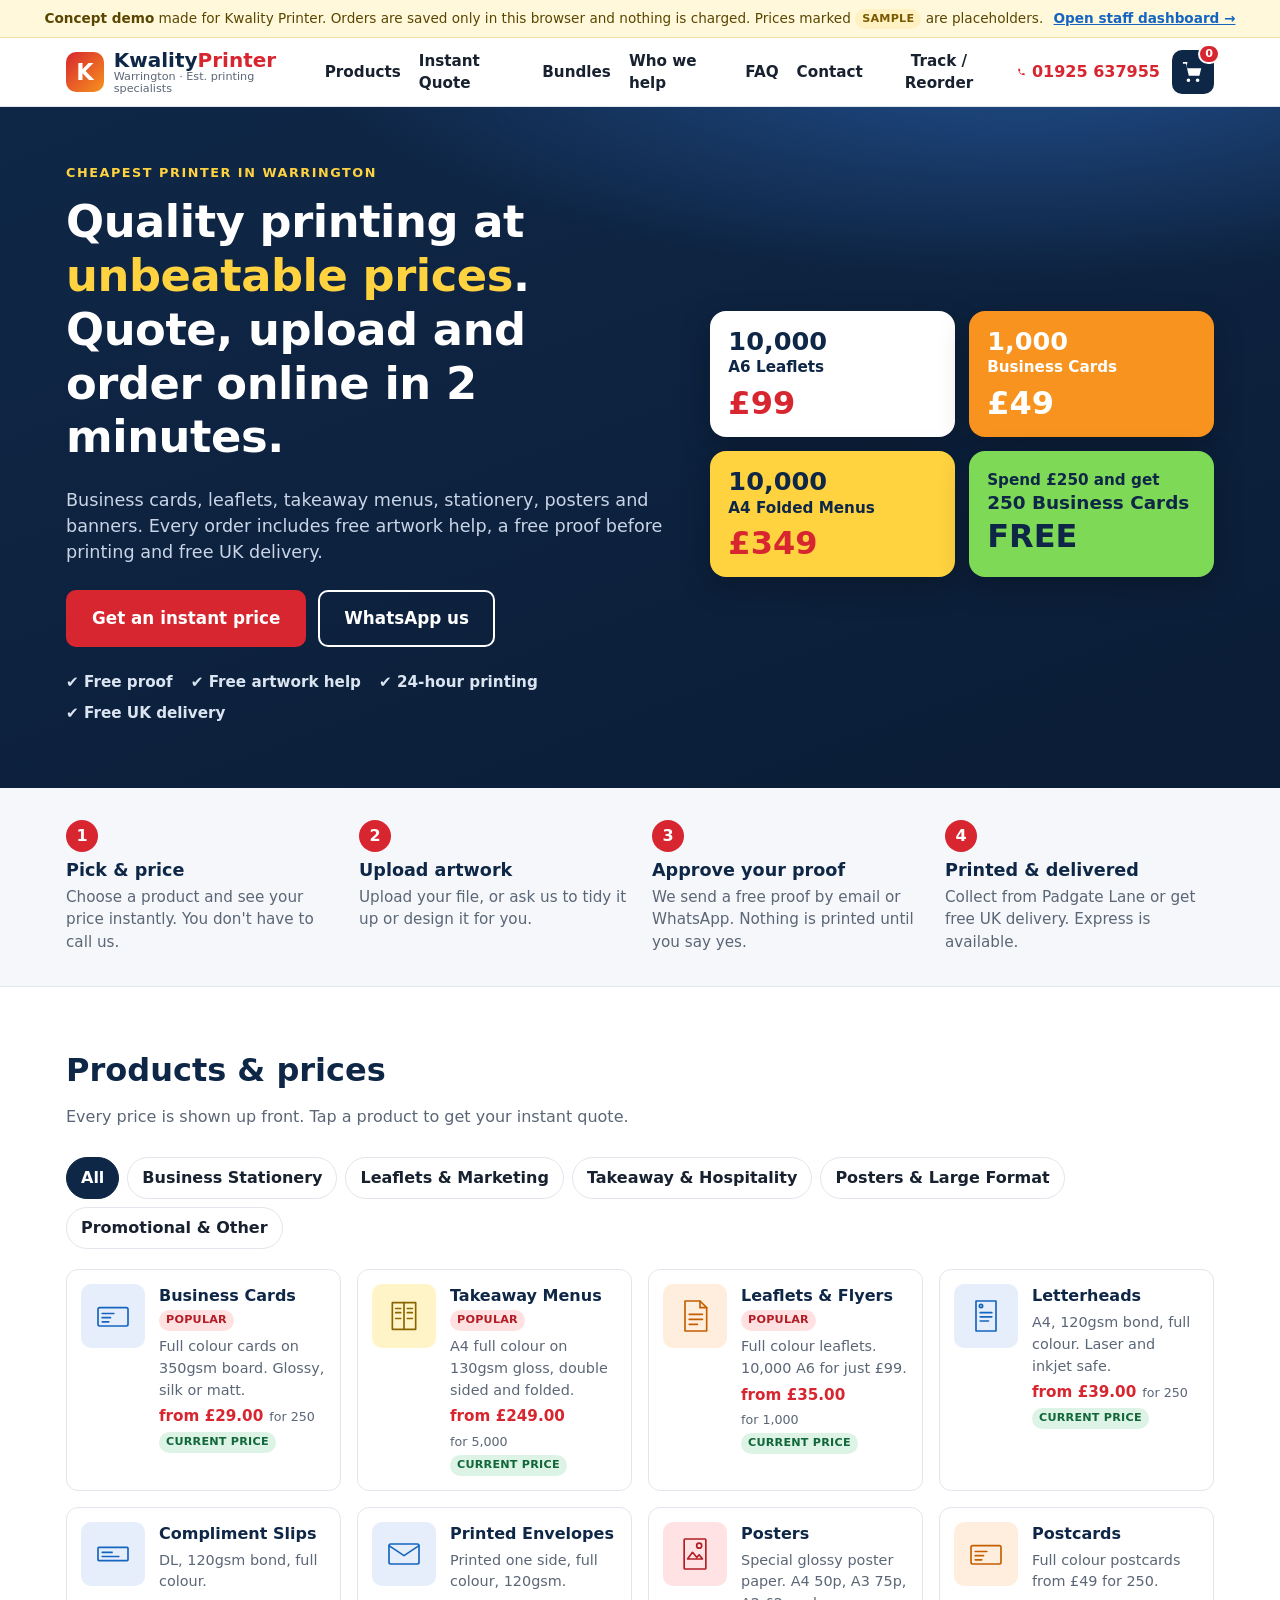
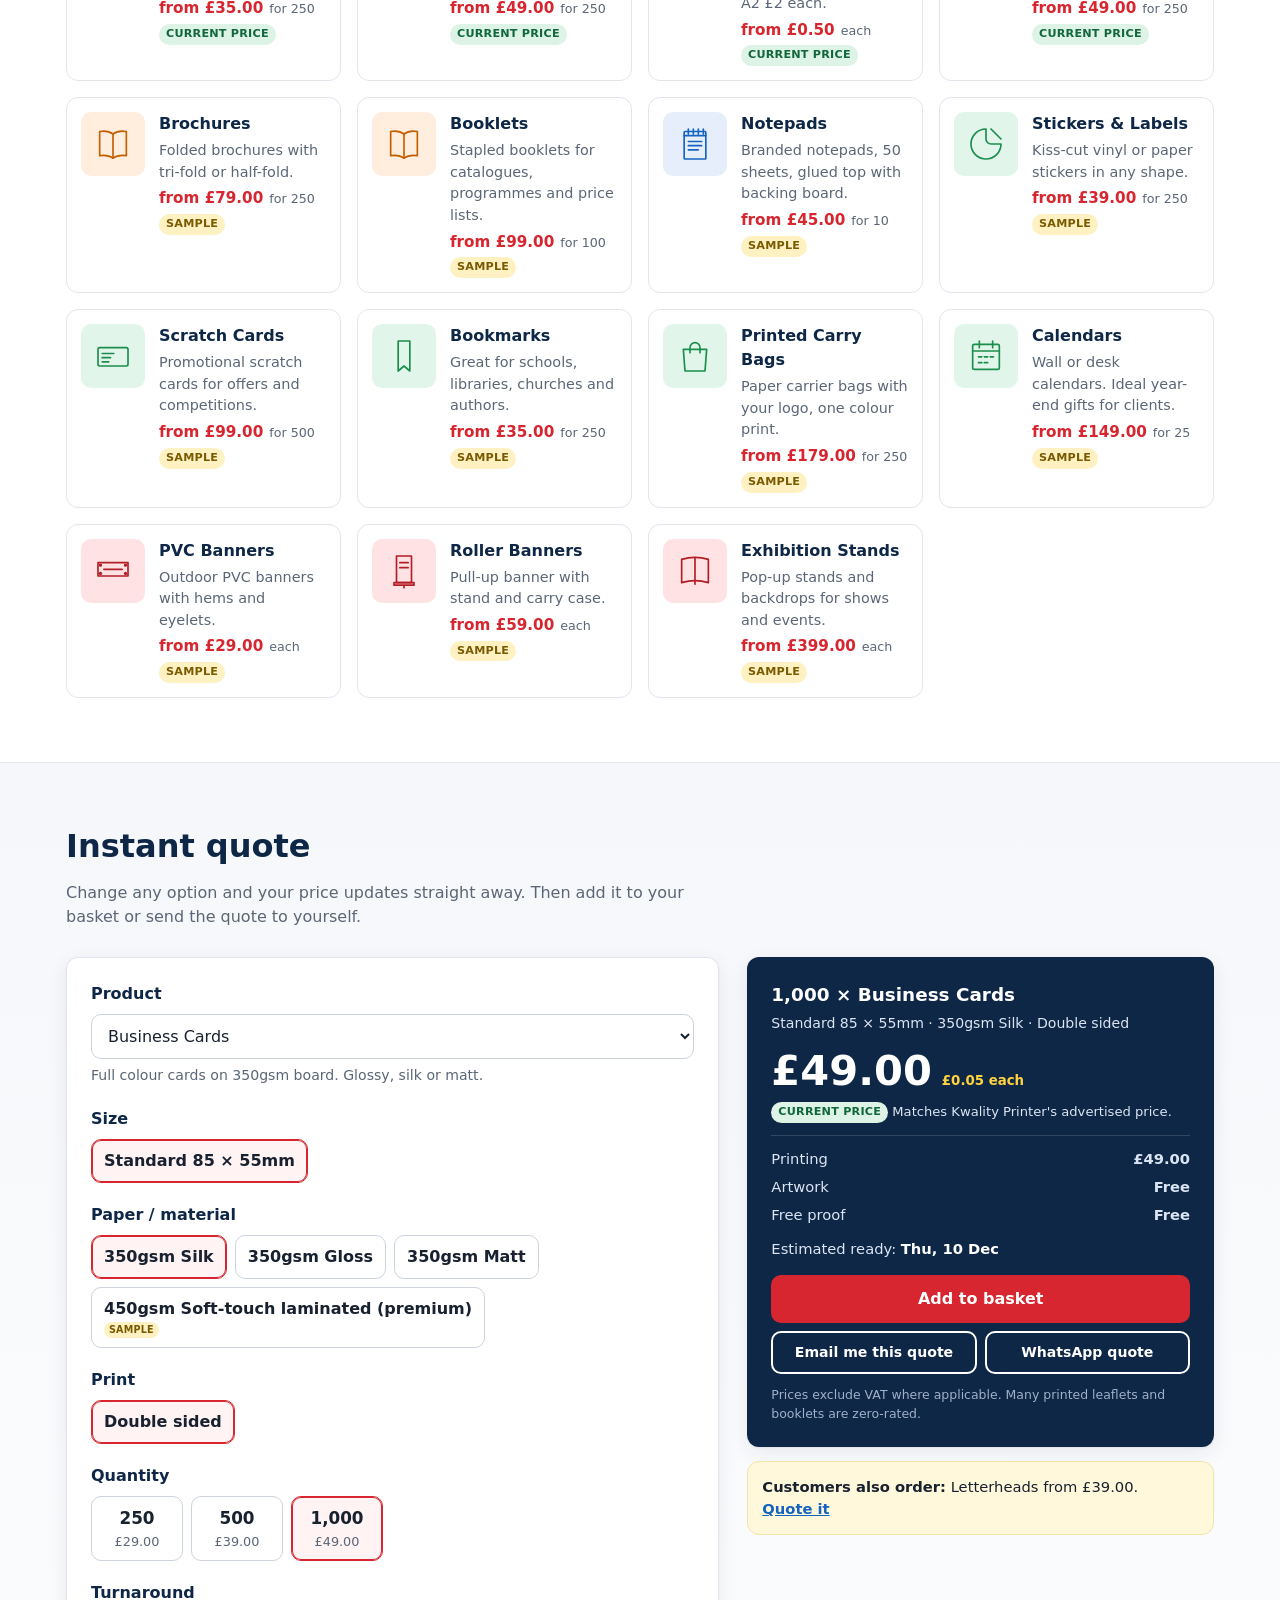
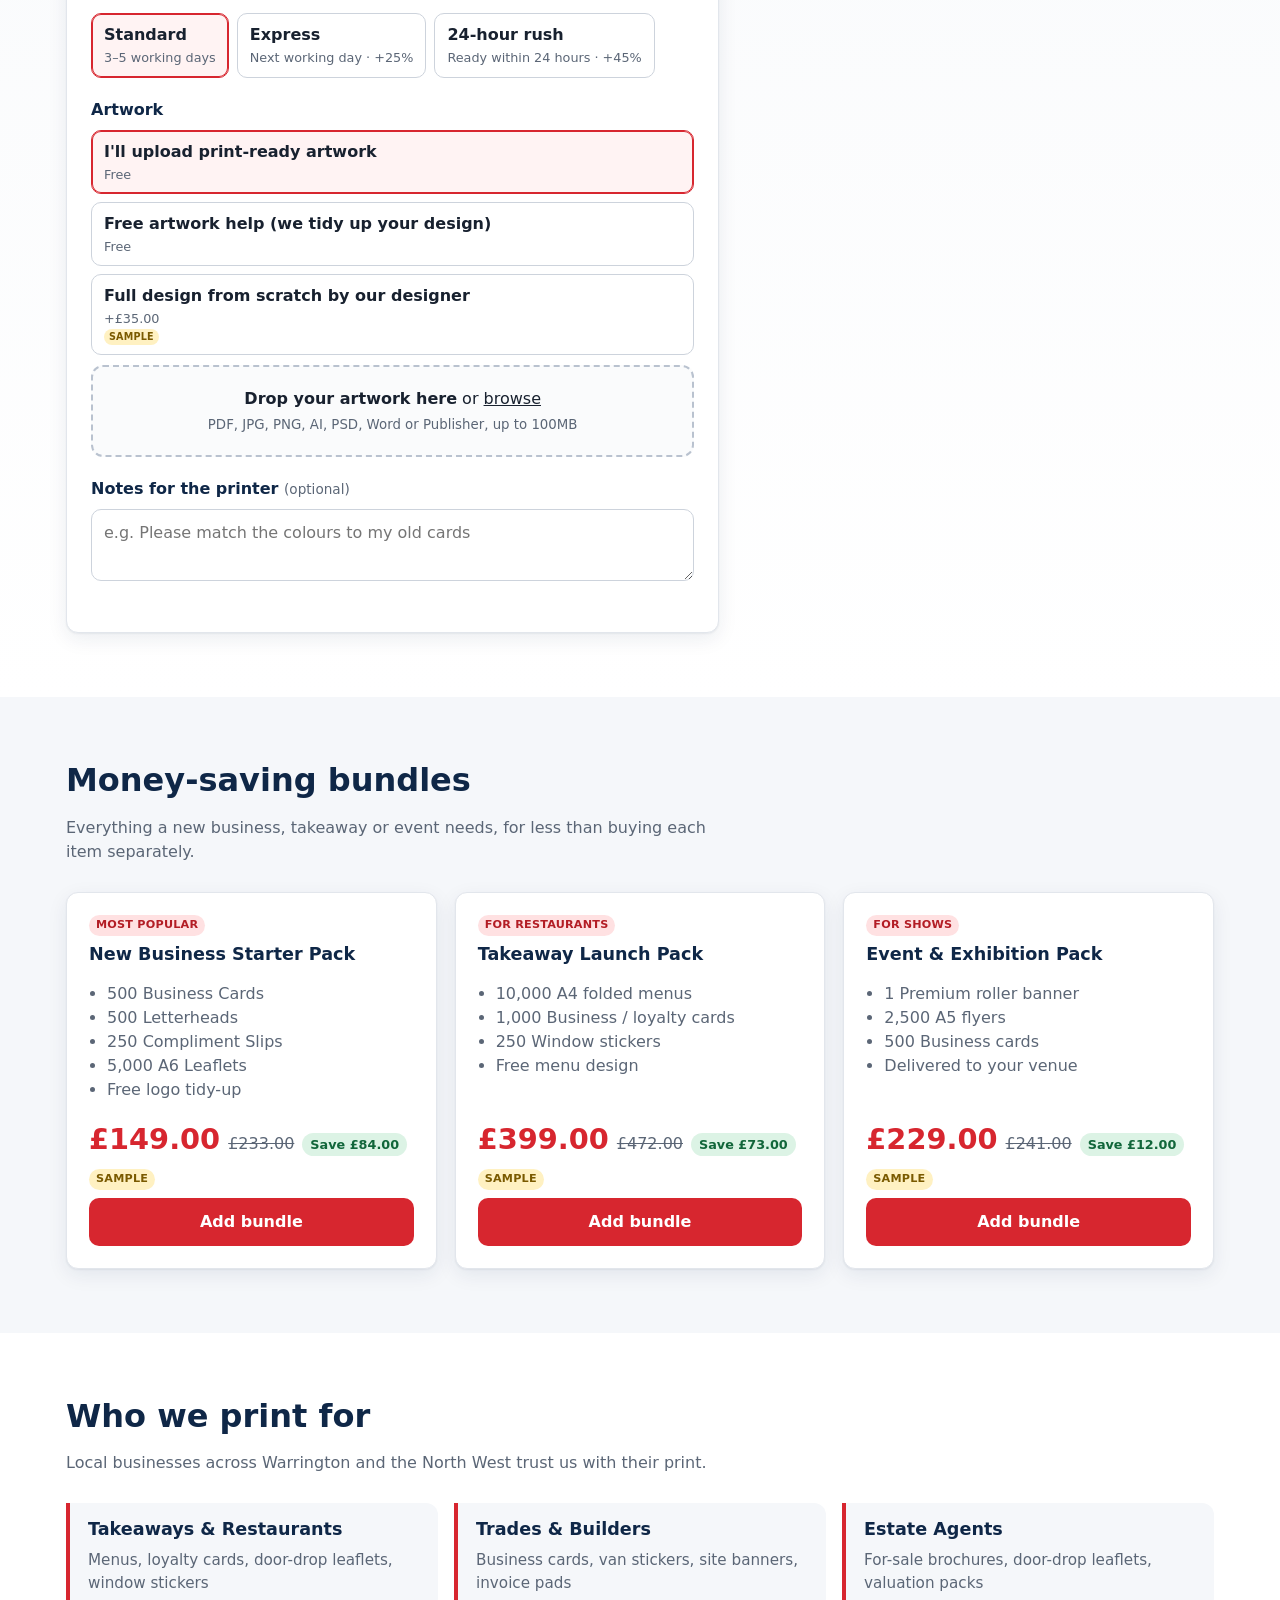
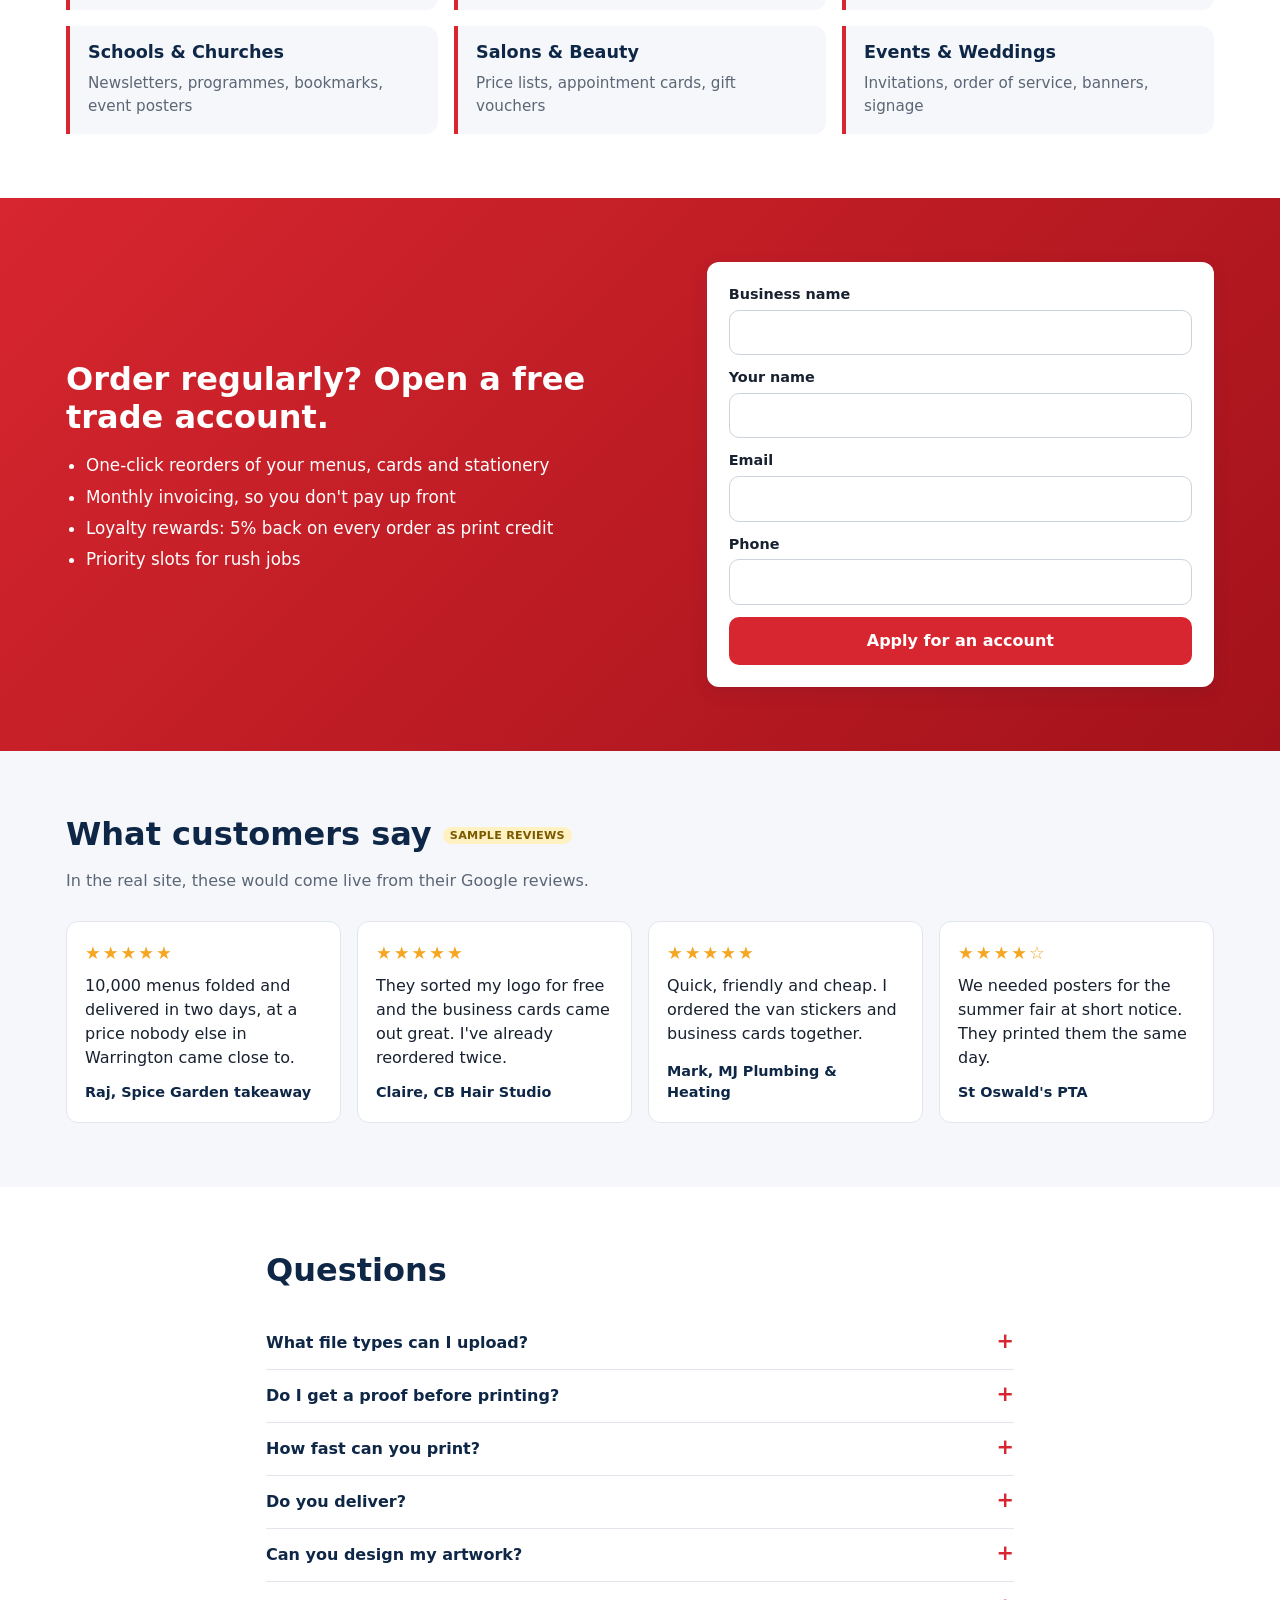
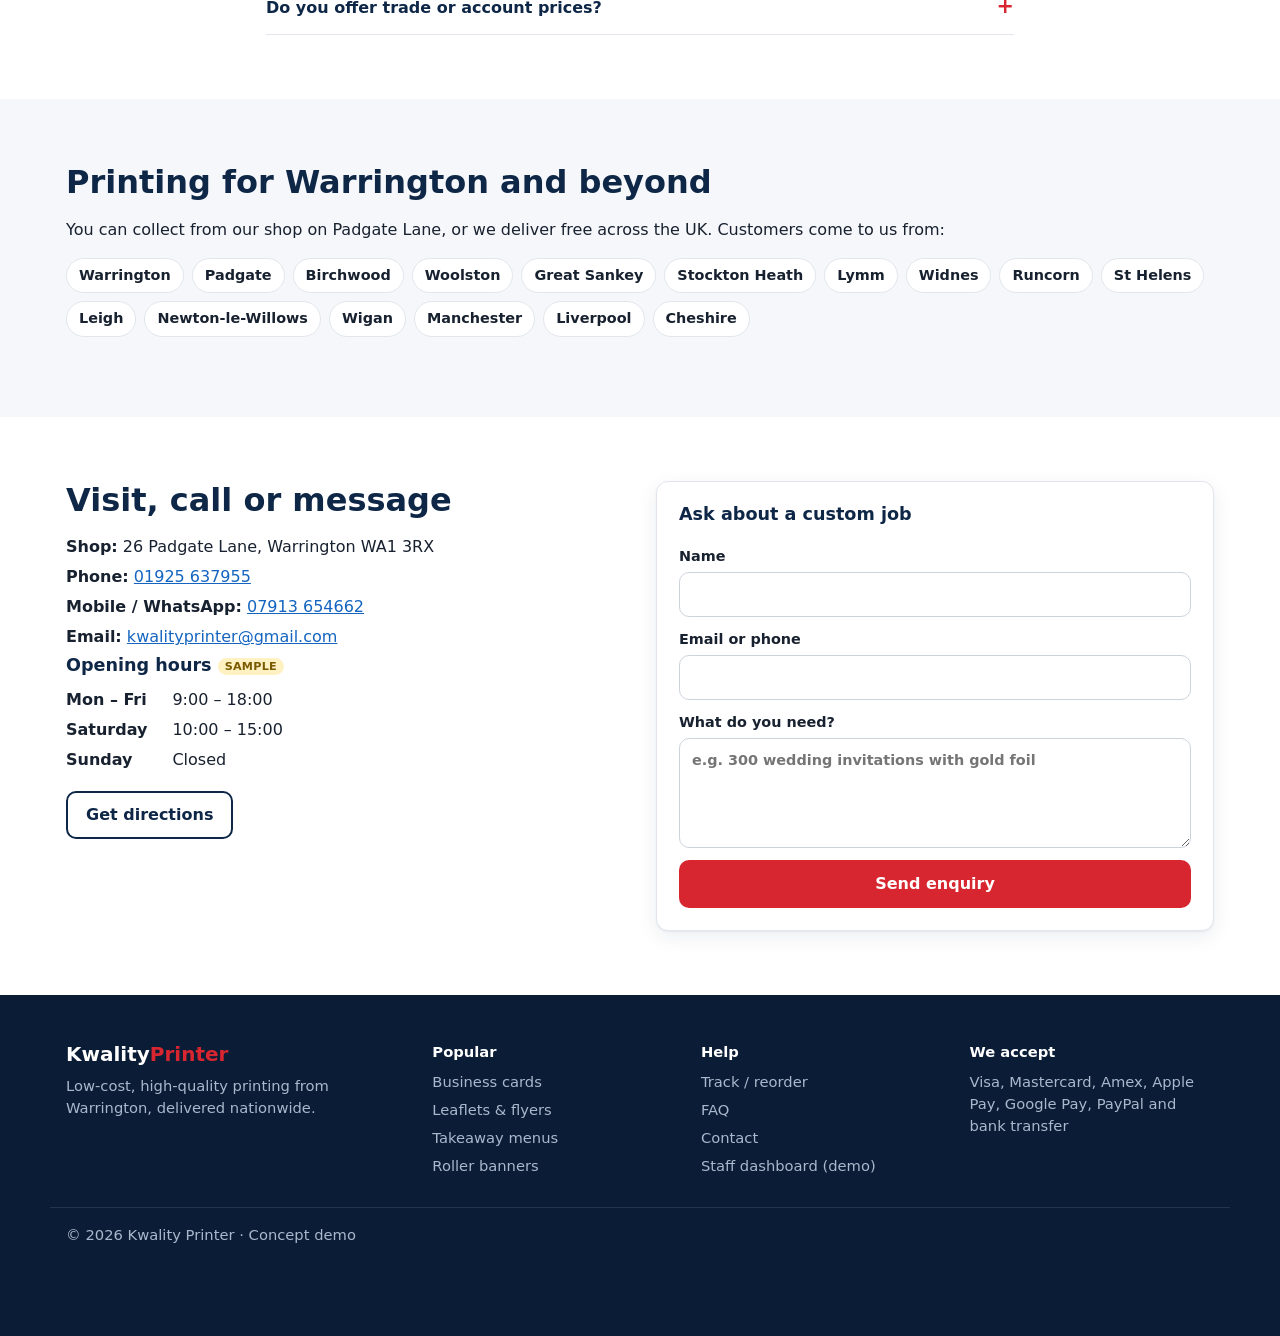
<file: demo/index.html>
<!doctype html>
<html lang="en-GB">
<head>
  <meta charset="utf-8">
  <meta name="viewport" content="width=device-width, initial-scale=1">
  <title>Kwality Printer | Cheap Printing in Warrington | Instant Online Quotes</title>
  <meta name="description" content="Warrington's best-value printer. Get an instant quote for business cards, leaflets, takeaway menus, letterheads, posters and banners. Upload your artwork, get a free proof, and use free UK delivery. Call 01925 637955.">
  <meta name="theme-color" content="#0f2747">
  <link rel="stylesheet" href="assets/styles.css">
  <script type="application/ld+json">
  {
    "@context": "https://schema.org",
    "@type": "LocalBusiness",
    "name": "Kwality Printer",
    "image": "",
    "telephone": "+44 1925 637955",
    "email": "kwalityprinter@gmail.com",
    "address": {"@type": "PostalAddress", "streetAddress": "26 Padgate Lane", "addressLocality": "Warrington", "postalCode": "WA1 3RX", "addressCountry": "GB"},
    "areaServed": ["Warrington", "Cheshire", "Merseyside", "Greater Manchester"],
    "priceRange": "£"
  }
  </script>
</head>
<body>
  <div class="demo-bar" role="note">
    <strong>Concept demo</strong> made for Kwality Printer. Orders are saved only in this browser and nothing is charged.
    Prices marked <span class="badge sample">Sample</span> are placeholders.
    <a href="admin.html">Open staff dashboard →</a>
  </div>

  <header class="site-header" id="top">
    <div class="wrap header-inner">
      <a class="logo" href="#top" aria-label="Kwality Printer home">
        <span class="logo-mark">K</span>
        <span class="logo-text">Kwality<b>Printer</b><small>Warrington · Est. printing specialists</small></span>
      </a>
      <nav class="main-nav" id="mainNav" aria-label="Main">
        <a href="#products">Products</a>
        <a href="#quote">Instant Quote</a>
        <a href="#bundles">Bundles</a>
        <a href="#industries">Who we help</a>
        <a href="#faq">FAQ</a>
        <a href="#contact">Contact</a>
        <button class="link-btn" data-open="track">Track / Reorder</button>
      </nav>
      <div class="header-actions">
        <a class="phone-link" href="tel:+441925637955" aria-label="Call 01925 637955">
          <svg viewBox="0 0 24 24" aria-hidden="true"><path d="M6.6 10.8a15.1 15.1 0 0 0 6.6 6.6l2.2-2.2a1 1 0 0 1 1-.25 11.4 11.4 0 0 0 3.6.57 1 1 0 0 1 1 1V20a1 1 0 0 1-1 1A17 17 0 0 1 3 4a1 1 0 0 1 1-1h3.5a1 1 0 0 1 1 1c0 1.25.2 2.45.57 3.57a1 1 0 0 1-.25 1z"/></svg>
          <span>01925 637955</span>
        </a>
        <button class="basket-btn" data-open="basket" aria-label="Open basket">
          <svg viewBox="0 0 24 24" aria-hidden="true"><path d="M7 18a2 2 0 1 0 0 4 2 2 0 0 0 0-4zm10 0a2 2 0 1 0 0 4 2 2 0 0 0 0-4zM5.2 4l.6 3H21l-2 8H7.4L4.4 2H1V0h5z" transform="translate(0 1)"/></svg>
          <span class="basket-count" id="basketCount">0</span>
        </button>
        <button class="menu-toggle" id="menuToggle" aria-label="Menu" aria-expanded="false">
          <span></span><span></span><span></span>
        </button>
      </div>
    </div>
  </header>

  <main>
    <!-- HERO -->
    <section class="hero">
      <div class="wrap hero-grid">
        <div>
          <p class="eyebrow">Cheapest printer in Warrington</p>
          <h1>Quality printing at <span class="hl">unbeatable prices</span>. Quote, upload and order online in 2 minutes.</h1>
          <p class="lead">Business cards, leaflets, takeaway menus, stationery, posters and banners. Every order includes free artwork help, a free proof before printing and free UK delivery.</p>
          <div class="hero-ctas">
            <a class="btn btn-primary btn-lg" href="#quote">Get an instant price</a>
            <a class="btn btn-ghost btn-lg" href="https://wa.me/447913654662?text=Hi%20Kwality%20Printer%2C%20I%27d%20like%20a%20quote" target="_blank" rel="noopener">WhatsApp us</a>
          </div>
          <ul class="trust">
            <li>✔ Free proof</li><li>✔ Free artwork help</li><li>✔ 24-hour printing</li><li>✔ Free UK delivery</li>
          </ul>
        </div>
        <div class="offer-stack" aria-label="Featured offers">
          <button class="offer offer-a" data-quote="leaflets" data-qty="10000">
            <span class="offer-qty">10,000</span><span class="offer-what">A6 Leaflets</span><span class="offer-price">£99</span>
          </button>
          <button class="offer offer-b" data-quote="business-cards" data-qty="1000">
            <span class="offer-qty">1,000</span><span class="offer-what">Business Cards</span><span class="offer-price">£49</span>
          </button>
          <button class="offer offer-c" data-quote="takeaway-menus" data-qty="10000">
            <span class="offer-qty">10,000</span><span class="offer-what">A4 Folded Menus</span><span class="offer-price">£349</span>
          </button>
          <div class="offer offer-d">
            <span class="offer-what">Spend £250 and get</span><span class="offer-qty">250 Business Cards</span><span class="offer-price">FREE</span>
          </div>
        </div>
      </div>
    </section>

    <!-- HOW IT WORKS -->
    <section class="steps-section">
      <div class="wrap steps">
        <div class="step"><span>1</span><h3>Pick &amp; price</h3><p>Choose a product and see your price instantly. You don't have to call us.</p></div>
        <div class="step"><span>2</span><h3>Upload artwork</h3><p>Upload your file, or ask us to tidy it up or design it for you.</p></div>
        <div class="step"><span>3</span><h3>Approve your proof</h3><p>We send a free proof by email or WhatsApp. Nothing is printed until you say yes.</p></div>
        <div class="step"><span>4</span><h3>Printed &amp; delivered</h3><p>Collect from Padgate Lane or get free UK delivery. Express is available.</p></div>
      </div>
    </section>

    <!-- PRODUCTS -->
    <section id="products" class="section">
      <div class="wrap">
        <div class="section-head">
          <h2>Products &amp; prices</h2>
          <p>Every price is shown up front. Tap a product to get your instant quote.</p>
        </div>
        <div class="filters" id="catFilters" role="tablist" aria-label="Filter products"></div>
        <div class="product-grid" id="productGrid"></div>
      </div>
    </section>

    <!-- QUOTE BUILDER -->
    <section id="quote" class="section quote-section">
      <div class="wrap">
        <div class="section-head">
          <h2>Instant quote</h2>
          <p>Change any option and your price updates straight away. Then add it to your basket or send the quote to yourself.</p>
        </div>
        <div class="quote-grid">
          <form class="quote-form" id="quoteForm" onsubmit="return false">
            <div class="field">
              <label for="qProduct">Product</label>
              <select id="qProduct"></select>
              <p class="hint" id="qNote"></p>
            </div>
            <div class="field"><span class="label">Size</span><div class="chips" id="qSize"></div></div>
            <div class="field"><span class="label">Paper / material</span><div class="chips" id="qPaper"></div></div>
            <div class="field"><span class="label">Print</span><div class="chips" id="qSides"></div></div>
            <div class="field"><span class="label">Quantity</span><div class="chips qty-chips" id="qQty"></div></div>
            <div class="field"><span class="label">Turnaround</span><div class="chips" id="qTurn"></div></div>
            <div class="field">
              <span class="label">Artwork</span>
              <div class="chips stack" id="qArt"></div>
              <div class="dropzone" id="dropzone" tabindex="0" role="button" aria-label="Upload artwork">
                <input type="file" id="artFile" accept=".pdf,.jpg,.jpeg,.png,.ai,.psd,.eps,.doc,.docx,.pub,.svg" hidden>
                <div id="dropInner">
                  <strong>Drop your artwork here</strong> or <u>browse</u>
                  <small>PDF, JPG, PNG, AI, PSD, Word or Publisher, up to 100MB</small>
                </div>
              </div>
              <div id="preflight" class="preflight" hidden></div>
            </div>
            <div class="field">
              <label for="qNotes">Notes for the printer <span class="opt">(optional)</span></label>
              <textarea id="qNotes" rows="2" placeholder="e.g. Please match the colours to my old cards"></textarea>
            </div>
          </form>

          <aside class="quote-summary" aria-live="polite">
            <div class="summary-card">
              <p class="summary-product" id="sProduct">—</p>
              <p class="summary-spec" id="sSpec"></p>
              <div class="summary-price"><span id="sPrice">£0.00</span><small id="sEach"></small></div>
              <p class="summary-flag" id="sFlag"></p>
              <dl class="breakdown" id="sBreakdown"></dl>
              <p class="eta">Estimated ready: <strong id="sEta">—</strong></p>
              <button class="btn btn-primary btn-block" id="addToBasket">Add to basket</button>
              <div class="summary-actions">
                <button class="btn btn-ghost" id="saveQuote">Email me this quote</button>
                <a class="btn btn-ghost" id="waQuote" target="_blank" rel="noopener">WhatsApp quote</a>
              </div>
              <p class="vat-note">Prices exclude VAT where applicable. Many printed leaflets and booklets are zero-rated.</p>
            </div>
            <div class="upsell" id="upsell" hidden></div>
          </aside>
        </div>
      </div>
    </section>

    <!-- BUNDLES -->
    <section id="bundles" class="section alt">
      <div class="wrap">
        <div class="section-head">
          <h2>Money-saving bundles</h2>
          <p>Everything a new business, takeaway or event needs, for less than buying each item separately.</p>
        </div>
        <div class="bundle-grid" id="bundleGrid"></div>
      </div>
    </section>

    <!-- INDUSTRIES -->
    <section id="industries" class="section">
      <div class="wrap">
        <div class="section-head">
          <h2>Who we print for</h2>
          <p>Local businesses across Warrington and the North West trust us with their print.</p>
        </div>
        <div class="industry-grid" id="industryGrid"></div>
      </div>
    </section>

    <!-- ACCOUNT CTA -->
    <section class="section account-cta">
      <div class="wrap account-inner">
        <div>
          <h2>Order regularly? Open a free trade account.</h2>
          <ul>
            <li>One-click reorders of your menus, cards and stationery</li>
            <li>Monthly invoicing, so you don't pay up front</li>
            <li>Loyalty rewards: 5% back on every order as print credit</li>
            <li>Priority slots for rush jobs</li>
          </ul>
        </div>
        <form class="account-form" id="accountForm">
          <label>Business name<input required name="biz" autocomplete="organization"></label>
          <label>Your name<input required name="name" autocomplete="name"></label>
          <label>Email<input required type="email" name="email" autocomplete="email"></label>
          <label>Phone<input required type="tel" name="phone" autocomplete="tel"></label>
          <button class="btn btn-primary btn-block">Apply for an account</button>
        </form>
      </div>
    </section>

    <!-- REVIEWS -->
    <section class="section alt" id="reviews">
      <div class="wrap">
        <div class="section-head">
          <h2>What customers say <span class="badge sample">Sample reviews</span></h2>
          <p>In the real site, these would come live from their Google reviews.</p>
        </div>
        <div class="review-grid" id="reviewGrid"></div>
      </div>
    </section>

    <!-- FAQ -->
    <section id="faq" class="section">
      <div class="wrap narrow">
        <div class="section-head"><h2>Questions</h2></div>
        <div id="faqList" class="faq"></div>
      </div>
    </section>

    <!-- AREAS -->
    <section class="section alt areas">
      <div class="wrap">
        <h2>Printing for Warrington and beyond</h2>
        <p>You can collect from our shop on Padgate Lane, or we deliver free across the UK. Customers come to us from:</p>
        <ul class="area-list" id="areaList"></ul>
      </div>
    </section>

    <!-- CONTACT -->
    <section id="contact" class="section">
      <div class="wrap contact-grid">
        <div>
          <h2>Visit, call or message</h2>
          <p class="contact-line"><strong>Shop:</strong> 26 Padgate Lane, Warrington WA1 3RX</p>
          <p class="contact-line"><strong>Phone:</strong> <a href="tel:+441925637955">01925 637955</a></p>
          <p class="contact-line"><strong>Mobile / WhatsApp:</strong> <a href="https://wa.me/447913654662" target="_blank" rel="noopener">07913 654662</a></p>
          <p class="contact-line"><strong>Email:</strong> <a href="mailto:kwalityprinter@gmail.com">kwalityprinter@gmail.com</a></p>
          <h3>Opening hours <span class="badge sample">Sample</span></h3>
          <table class="hours" id="hoursTable"></table>
          <a class="btn btn-ghost" href="https://www.google.com/maps/search/?api=1&query=26+Padgate+Lane+Warrington+WA1+3RX" target="_blank" rel="noopener">Get directions</a>
        </div>
        <form class="contact-form" id="contactForm">
          <h3>Ask about a custom job</h3>
          <label>Name<input required name="name" autocomplete="name"></label>
          <label>Email or phone<input required name="contact"></label>
          <label>What do you need?<textarea required name="msg" rows="4" placeholder="e.g. 300 wedding invitations with gold foil"></textarea></label>
          <button class="btn btn-primary btn-block">Send enquiry</button>
        </form>
      </div>
    </section>
  </main>

  <footer class="site-footer">
    <div class="wrap footer-grid">
      <div>
        <p class="logo-text light">Kwality<b>Printer</b></p>
        <p>Low-cost, high-quality printing from Warrington, delivered nationwide.</p>
      </div>
      <div>
        <h4>Popular</h4>
        <a href="#quote" data-quote="business-cards">Business cards</a>
        <a href="#quote" data-quote="leaflets">Leaflets &amp; flyers</a>
        <a href="#quote" data-quote="takeaway-menus">Takeaway menus</a>
        <a href="#quote" data-quote="roller-banners">Roller banners</a>
      </div>
      <div>
        <h4>Help</h4>
        <button class="link-btn" data-open="track">Track / reorder</button>
        <a href="#faq">FAQ</a>
        <a href="#contact">Contact</a>
        <a href="admin.html">Staff dashboard (demo)</a>
      </div>
      <div>
        <h4>We accept</h4>
        <p>Visa, Mastercard, Amex, Apple Pay, Google Pay, PayPal and bank transfer</p>
      </div>
    </div>
    <p class="wrap copyright">© <span id="year"></span> Kwality Printer · Concept demo</p>
  </footer>

  <!-- Mobile sticky actions -->
  <div class="mobile-bar">
    <a href="tel:+441925637955">Call</a>
    <a href="https://wa.me/447913654662" target="_blank" rel="noopener">WhatsApp</a>
    <a href="#quote" class="primary">Get price</a>
  </div>

  <!-- Basket drawer -->
  <div class="overlay" id="overlay" hidden></div>
  <aside class="drawer" id="basketDrawer" aria-label="Basket" aria-hidden="true">
    <div class="drawer-head"><h2>Your basket</h2><button class="close" data-close aria-label="Close">×</button></div>
    <div class="reward" id="reward"></div>
    <div id="basketItems" class="basket-items"></div>
    <div class="drawer-foot">
      <div class="promo">
        <input id="promoInput" placeholder="Promo code (try WELCOME10)" aria-label="Promo code">
        <button class="btn btn-ghost" id="promoApply">Apply</button>
      </div>
      <dl class="totals" id="basketTotals"></dl>
      <button class="btn btn-primary btn-block" id="checkoutBtn">Checkout</button>
    </div>
  </aside>

  <!-- Checkout modal -->
  <div class="modal" id="checkoutModal" role="dialog" aria-modal="true" aria-labelledby="coTitle" hidden>
    <div class="modal-box">
      <button class="close" data-close aria-label="Close">×</button>
      <h2 id="coTitle">Checkout</h2>
      <form id="checkoutForm" class="checkout-form">
        <fieldset>
          <legend>Your details</legend>
          <div class="row2">
            <label>Full name<input required name="name" autocomplete="name"></label>
            <label>Business <span class="opt">(optional)</span><input name="business" autocomplete="organization"></label>
          </div>
          <div class="row2">
            <label>Email<input required type="email" name="email" autocomplete="email"></label>
            <label>Mobile<input required type="tel" name="phone" autocomplete="tel"></label>
          </div>
        </fieldset>
        <fieldset>
          <legend>Delivery</legend>
          <div class="chips stack" id="coDelivery"></div>
          <div id="addressFields" class="address" hidden>
            <label>Address<input name="address1" autocomplete="address-line1"></label>
            <div class="row2">
              <label>Town<input name="town" autocomplete="address-level2"></label>
              <label>Postcode<input name="postcode" autocomplete="postal-code"></label>
            </div>
          </div>
        </fieldset>
        <fieldset>
          <legend>Proof &amp; payment</legend>
          <label>Send my proof by
            <select name="proofBy"><option>WhatsApp</option><option>Email</option></select>
          </label>
          <div class="chips stack" id="coPay"></div>
        </fieldset>
        <dl class="totals" id="coTotals"></dl>
        <button class="btn btn-primary btn-block btn-lg">Place order</button>
        <p class="vat-note">Demo only: nothing is charged and the order is saved in this browser.</p>
      </form>
    </div>
  </div>

  <!-- Confirmation modal -->
  <div class="modal" id="confirmModal" role="dialog" aria-modal="true" hidden>
    <div class="modal-box">
      <button class="close" data-close aria-label="Close">×</button>
      <div id="confirmBody"></div>
    </div>
  </div>

  <!-- Track / reorder modal -->
  <div class="modal" id="trackModal" role="dialog" aria-modal="true" aria-labelledby="trTitle" hidden>
    <div class="modal-box">
      <button class="close" data-close aria-label="Close">×</button>
      <h2 id="trTitle">Track or reorder</h2>
      <form id="trackForm" class="track-form">
        <input id="trackInput" required placeholder="Order number (KP-…) or email" aria-label="Order number or email">
        <button class="btn btn-primary">Find</button>
      </form>
      <div id="trackResults"></div>
    </div>
  </div>

  <div class="toast" id="toast" role="status" aria-live="polite"></div>

  <script src="assets/data.js"></script>
  <script src="assets/store.js"></script>
  <script src="assets/app.js"></script>
</body>
</html>
</file>
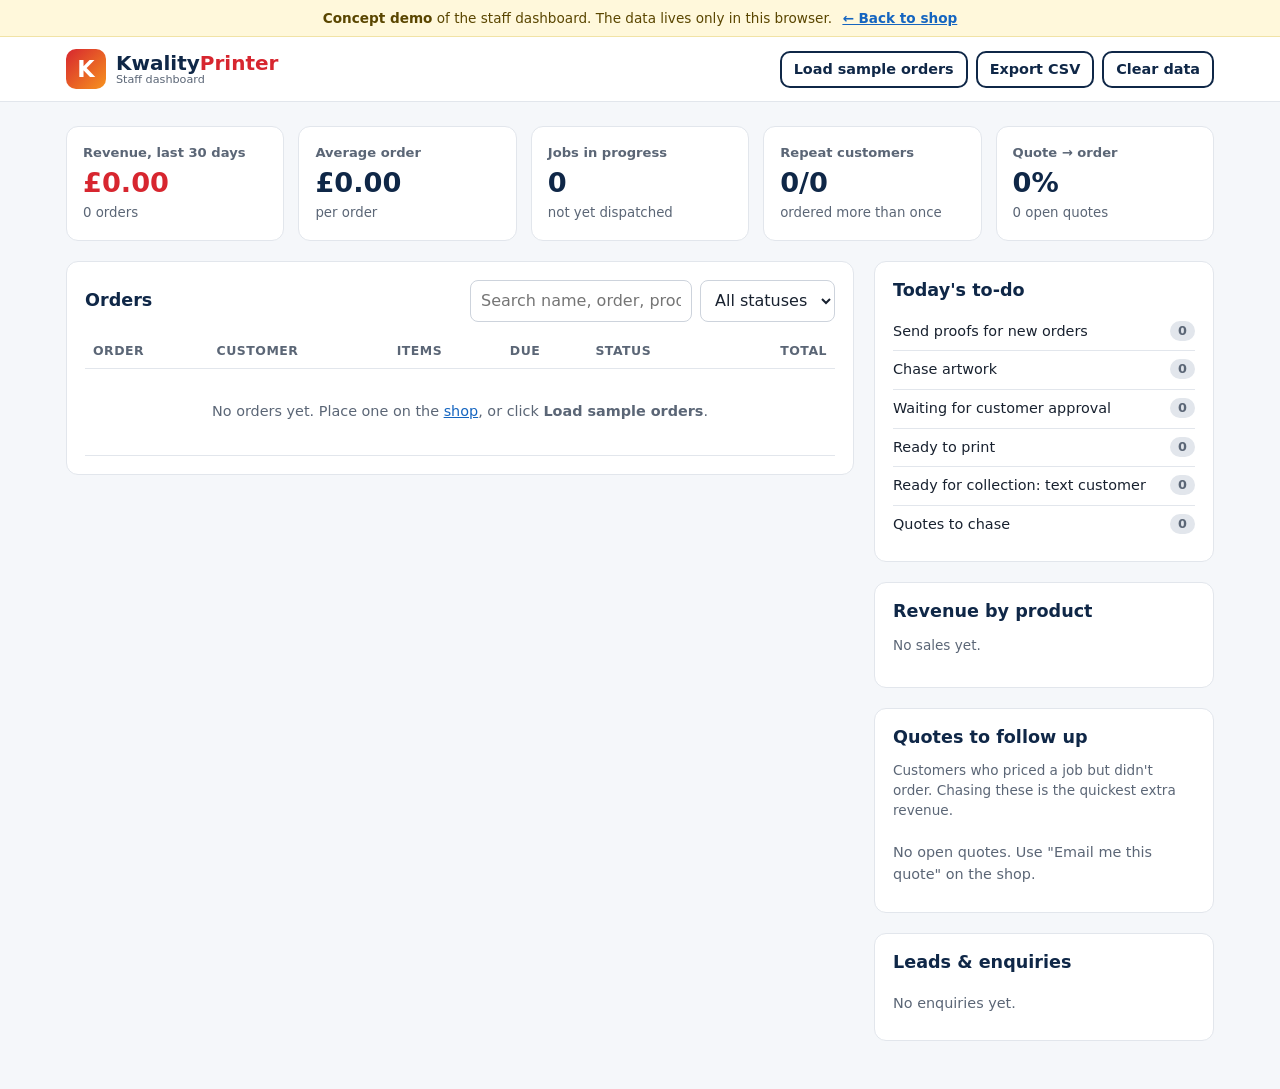
<file: demo/admin.html>
<!doctype html>
<html lang="en-GB">
<head>
  <meta charset="utf-8">
  <meta name="viewport" content="width=device-width, initial-scale=1">
  <title>Staff Dashboard | Kwality Printer</title>
  <meta name="robots" content="noindex">
  <link rel="stylesheet" href="assets/styles.css">
  <link rel="stylesheet" href="assets/admin.css">
</head>
<body class="admin">
  <div class="demo-bar"><strong>Concept demo</strong> of the staff dashboard. The data lives only in this browser. <a href="index.html">← Back to shop</a></div>
  <header class="admin-header">
    <div class="wrap admin-head-inner">
      <a class="logo" href="index.html"><span class="logo-mark">K</span><span class="logo-text">Kwality<b>Printer</b><small>Staff dashboard</small></span></a>
      <div class="admin-actions">
        <button class="btn btn-ghost btn-sm" id="seedBtn">Load sample orders</button>
        <button class="btn btn-ghost btn-sm" id="exportBtn">Export CSV</button>
        <button class="btn btn-ghost btn-sm" id="clearBtn">Clear data</button>
      </div>
    </div>
  </header>

  <main class="wrap admin-main">
    <section class="kpis" id="kpis" aria-label="Key numbers"></section>

    <section class="admin-grid">
      <div class="panel">
        <div class="panel-head">
          <h2>Orders</h2>
          <div class="panel-tools">
            <input id="search" placeholder="Search name, order, product" aria-label="Search orders">
            <select id="statusFilter" aria-label="Filter by status"><option value="">All statuses</option></select>
          </div>
        </div>
        <div class="table-wrap"><table class="orders" id="ordersTable"></table></div>
      </div>

      <div class="side">
        <div class="panel">
          <h2>Today's to-do</h2>
          <ul class="todo" id="todo"></ul>
        </div>
        <div class="panel">
          <h2>Revenue by product</h2>
          <div id="byProduct" class="bars"></div>
        </div>
        <div class="panel">
          <h2>Quotes to follow up</h2>
          <p class="muted small">Customers who priced a job but didn't order. Chasing these is the quickest extra revenue.</p>
          <ul class="list" id="quotes"></ul>
        </div>
        <div class="panel">
          <h2>Leads &amp; enquiries</h2>
          <ul class="list" id="leads"></ul>
        </div>
      </div>
    </section>
  </main>

  <div class="overlay" id="overlay" hidden></div>
  <div class="modal" id="orderModal" role="dialog" aria-modal="true" hidden>
    <div class="modal-box"><button class="close" data-close aria-label="Close">×</button><div id="orderDetail"></div></div>
  </div>
  <div class="toast" id="toast" role="status" aria-live="polite"></div>

  <script src="assets/data.js"></script>
  <script src="assets/store.js"></script>
  <script src="assets/admin.js"></script>
</body>
</html>
</file>
<file: demo/assets/styles.css>
:root {
  --navy: #0f2747;
  --navy-2: #1b3a66;
  --red: #d7262f;
  --red-dark: #b31d25;
  --blue: #1565c0;
  --yellow: #ffd23f;
  --orange: #f7931e;
  --green: #1a8f4c;
  --ink: #18212f;
  --muted: #5b6676;
  --line: #e2e6ec;
  --bg: #ffffff;
  --bg-alt: #f5f7fa;
  --card: #ffffff;
  --radius: 12px;
  --shadow: 0 1px 2px rgba(15, 39, 71, .06), 0 6px 20px rgba(15, 39, 71, .08);
  --font: system-ui, -apple-system, "Segoe UI", Roboto, "Helvetica Neue", Arial, sans-serif;
}

* { box-sizing: border-box; }
html { scroll-behavior: smooth; scroll-padding-top: 80px; }
body { margin: 0; font-family: var(--font); color: var(--ink); background: var(--bg); line-height: 1.5; -webkit-font-smoothing: antialiased; }
body.locked { overflow: hidden; }
img, svg { display: block; max-width: 100%; }
a { color: var(--blue); }
h1, h2, h3, h4 { line-height: 1.2; margin: 0 0 .5em; color: var(--navy); }
h2 { font-size: clamp(1.5rem, 3vw, 2rem); }
h3 { font-size: 1.1rem; }
p { margin: 0 0 1em; }
button { font: inherit; cursor: pointer; }
input, select, textarea { font: inherit; color: inherit; }
.wrap { width: min(1180px, 100%); margin: 0 auto; padding: 0 16px; }
.narrow { width: min(780px, 100%); }
.muted { color: var(--muted); }
.opt { color: var(--muted); font-weight: 400; font-size: .85em; }

/* Demo notice */
.demo-bar { background: #fff8db; color: #5a4600; font-size: .85rem; text-align: center; padding: 8px 16px; border-bottom: 1px solid #f1e3a6; }
.demo-bar a { margin-left: 6px; font-weight: 600; }

/* Badges */
.badge { display: inline-block; font-size: .7rem; font-weight: 700; letter-spacing: .02em; text-transform: uppercase; padding: 2px 7px; border-radius: 999px; vertical-align: middle; white-space: nowrap; }
.badge.sample { background: #fff1c2; color: #7a5a00; }
.badge.real { background: #dcf3e5; color: #11663a; }
.badge.hot { background: #ffe1e2; color: var(--red-dark); }
.badge.sm { font-size: .6rem; padding: 1px 5px; }

/* Buttons */
.btn { display: inline-flex; align-items: center; justify-content: center; gap: 8px; border: 2px solid transparent; border-radius: 10px; padding: 10px 18px; font-weight: 700; text-decoration: none; transition: background .15s, transform .05s; }
.btn:active { transform: translateY(1px); }
.btn-primary { background: var(--red); color: #fff; }
.btn-primary:hover { background: var(--red-dark); }
.btn-primary:disabled { background: #c9ced6; cursor: not-allowed; }
.btn-ghost { background: transparent; border-color: currentColor; color: var(--navy); }
.btn-ghost:hover { background: rgba(15, 39, 71, .06); }
.btn-lg { padding: 14px 24px; font-size: 1.05rem; }
.btn-sm { padding: 6px 12px; font-size: .9rem; }
.btn-block { width: 100%; }
.link-btn { background: none; border: 0; padding: 0; color: var(--blue); text-decoration: underline; font-weight: 600; }

/* Header */
.site-header { position: sticky; top: 0; z-index: 30; background: #fff; border-bottom: 1px solid var(--line); }
.header-inner { display: flex; align-items: center; gap: 20px; height: 68px; }
.logo { display: flex; align-items: center; gap: 10px; text-decoration: none; color: var(--navy); }
.logo-mark { width: 40px; height: 40px; border-radius: 10px; display: grid; place-items: center; background: linear-gradient(135deg, var(--red), var(--orange)); color: #fff; font-weight: 900; font-size: 1.4rem; }
.logo-text { font-size: 1.25rem; font-weight: 800; color: var(--navy); line-height: 1.1; }
.logo-text b { color: var(--red); }
.logo-text small { display: block; font-size: .7rem; font-weight: 500; color: var(--muted); }
.logo-text.light { color: #fff; margin-bottom: .5em; }
.main-nav { display: flex; gap: 18px; margin-left: auto; align-items: center; }
.main-nav a, .main-nav .link-btn { color: var(--ink); text-decoration: none; font-weight: 600; font-size: .95rem; }
.main-nav a:hover, .main-nav .link-btn:hover { color: var(--red); }
.header-actions { display: flex; align-items: center; gap: 12px; }
.phone-link { display: flex; align-items: center; gap: 6px; font-weight: 800; color: var(--red); text-decoration: none; white-space: nowrap; }
.phone-link svg { width: 18px; height: 18px; fill: currentColor; }
.basket-btn { position: relative; background: var(--navy); color: #fff; border: 0; border-radius: 10px; width: 44px; height: 44px; display: grid; place-items: center; }
.basket-btn svg { width: 22px; height: 22px; fill: currentColor; }
.basket-count { position: absolute; top: -6px; right: -6px; background: var(--red); color: #fff; font-size: .7rem; font-weight: 800; border-radius: 999px; min-width: 20px; height: 20px; display: grid; place-items: center; padding: 0 5px; border: 2px solid #fff; }
.menu-toggle { display: none; background: none; border: 0; width: 44px; height: 44px; padding: 10px; }
.menu-toggle span { display: block; height: 2px; background: var(--navy); margin: 5px 0; border-radius: 2px; }

/* Hero */
.hero { background: radial-gradient(1200px 400px at 80% -10%, #22508f 0%, transparent 60%), linear-gradient(160deg, var(--navy) 0%, #0b1d36 100%); color: #e8eef7; padding: 56px 0 64px; }
.hero h1 { color: #fff; font-size: clamp(1.8rem, 4vw, 2.8rem); letter-spacing: -.01em; }
.hero .hl { color: var(--yellow); }
.hero-grid { display: grid; grid-template-columns: 1.2fr 1fr; gap: 40px; align-items: center; }
.eyebrow { text-transform: uppercase; letter-spacing: .12em; font-size: .8rem; font-weight: 800; color: var(--yellow); }
.lead { font-size: 1.1rem; color: #c9d5e6; max-width: 56ch; }
.hero-ctas { display: flex; gap: 12px; flex-wrap: wrap; margin: 24px 0; }
.hero .btn-ghost { color: #fff; }
.hero .btn-ghost:hover { background: rgba(255, 255, 255, .08); }
.trust { list-style: none; padding: 0; margin: 0; display: flex; flex-wrap: wrap; gap: 8px 18px; font-weight: 600; font-size: .95rem; color: #dbe5f2; }
.offer-stack { display: grid; grid-template-columns: 1fr 1fr; gap: 14px; }
.offer { border: 0; border-radius: 16px; padding: 18px; text-align: left; display: flex; flex-direction: column; gap: 2px; box-shadow: 0 10px 30px rgba(0, 0, 0, .25); transition: transform .15s; color: var(--navy); }
button.offer:hover { transform: translateY(-3px); }
.offer-qty { font-size: 1.6rem; font-weight: 900; line-height: 1; }
.offer-what { font-weight: 700; font-size: .95rem; }
.offer-price { font-size: 2rem; font-weight: 900; color: var(--red); margin-top: 6px; line-height: 1; }
.offer-a { background: #fff; }
.offer-b { background: var(--orange); color: #fff; }
.offer-b .offer-price { color: #fff; }
.offer-c { background: var(--yellow); }
.offer-d { background: #7ed957; }
.offer-d .offer-qty { font-size: 1.15rem; }
.offer-d .offer-price { color: var(--navy); }

/* Steps */
.steps-section { background: var(--bg-alt); border-bottom: 1px solid var(--line); }
.steps { display: grid; grid-template-columns: repeat(4, 1fr); gap: 24px; padding: 32px 16px; }
.step span { display: inline-grid; place-items: center; width: 32px; height: 32px; border-radius: 50%; background: var(--red); color: #fff; font-weight: 800; margin-bottom: 8px; }
.step h3 { margin-bottom: 4px; }
.step p { color: var(--muted); font-size: .95rem; margin: 0; }

/* Sections */
.section { padding: 64px 0; }
.section.alt { background: var(--bg-alt); }
.section-head { margin-bottom: 28px; }
.section-head p { color: var(--muted); max-width: 64ch; }

/* Filters + products */
.filters { display: flex; gap: 8px; flex-wrap: wrap; margin-bottom: 20px; }
.filters button { border: 1px solid var(--line); background: #fff; border-radius: 999px; padding: 8px 14px; font-weight: 600; color: var(--ink); }
.filters button[aria-selected="true"] { background: var(--navy); border-color: var(--navy); color: #fff; }
.product-grid { display: grid; grid-template-columns: repeat(auto-fill, minmax(260px, 1fr)); gap: 16px; }
.product-card { display: flex; gap: 14px; text-align: left; background: var(--card); border: 1px solid var(--line); border-radius: var(--radius); padding: 14px; transition: border-color .15s, box-shadow .15s; color: inherit; }
.product-card:hover { border-color: var(--red); box-shadow: var(--shadow); }
.p-thumb { flex: 0 0 64px; height: 64px; border-radius: 10px; display: grid; place-items: center; }
.p-icon { width: 40px; height: 40px; }
.t-stationery { background: #e6eefb; color: var(--blue); }
.t-marketing { background: #ffeede; color: #c45f00; }
.t-hospitality { background: #fff4c7; color: #8a6400; }
.t-large { background: #ffe3e4; color: var(--red-dark); }
.t-promo { background: #e2f5ea; color: var(--green); }
.p-body { display: flex; flex-direction: column; gap: 4px; min-width: 0; }
.p-name { font-weight: 800; color: var(--navy); }
.p-desc { color: var(--muted); font-size: .9rem; }
.p-price { margin-top: auto; font-size: .95rem; display: flex; flex-wrap: wrap; gap: 4px 6px; align-items: center; }
.p-price b { color: var(--red); }
.p-price small { color: var(--muted); }

/* Quote */
.quote-section { background: linear-gradient(180deg, var(--bg-alt), #fff); border-top: 1px solid var(--line); }
.quote-grid { display: grid; grid-template-columns: 1.4fr 1fr; gap: 28px; align-items: start; }
.quote-form { background: #fff; border: 1px solid var(--line); border-radius: var(--radius); padding: 24px; box-shadow: var(--shadow); }
.field { margin-bottom: 20px; }
.field > label, .field > .label { display: block; font-weight: 700; margin-bottom: 8px; color: var(--navy); }
.field select, .field textarea, .checkout-form input, .checkout-form select, .account-form input, .contact-form input, .contact-form textarea, .track-form input, .promo input {
  width: 100%; padding: 11px 12px; border: 1px solid #cdd3dc; border-radius: 10px; background: #fff;
}
.field select:focus, textarea:focus, input:focus { outline: 2px solid var(--blue); outline-offset: 1px; border-color: transparent; }
.hint { color: var(--muted); font-size: .88rem; margin: 6px 0 0; }
.chips { display: flex; flex-wrap: wrap; gap: 8px; }
.chips.stack { flex-direction: column; }
.chip { border: 1.5px solid #cdd3dc; background: #fff; border-radius: 10px; padding: 9px 12px; text-align: left; font-weight: 600; color: var(--ink); display: inline-flex; flex-direction: column; gap: 1px; }
.chips.stack .chip { width: 100%; }
.chip small { font-weight: 500; color: var(--muted); font-size: .8rem; }
.chip:hover { border-color: var(--navy); }
.chip[aria-pressed="true"] { border-color: var(--red); background: #fff3f3; box-shadow: inset 0 0 0 1px var(--red); }
.qty-chips .chip { min-width: 92px; align-items: center; text-align: center; }
.qty-chips .chip b { font-size: 1.05rem; }
.dropzone { margin-top: 10px; border: 2px dashed #b9c2cf; border-radius: var(--radius); padding: 20px; text-align: center; cursor: pointer; background: #fafbfc; }
.dropzone.over, .dropzone:hover { border-color: var(--red); background: #fff6f6; }
.dropzone small { display: block; color: var(--muted); margin-top: 4px; }
.preflight { margin-top: 10px; background: var(--bg-alt); border-radius: 10px; padding: 12px; font-size: .9rem; }
.preflight p { margin: 2px 0; }
.file-name { font-weight: 700; }
.pf-ok { color: var(--green); }
.pf-warn { color: #9a6700; }
.pf-bad { color: var(--red-dark); }
.art-preview { max-height: 120px; margin-top: 8px; border-radius: 6px; border: 1px solid var(--line); }

.quote-summary { position: sticky; top: 84px; }
.summary-card { background: var(--navy); color: #dbe5f2; border-radius: var(--radius); padding: 24px; box-shadow: var(--shadow); }
.summary-product { font-size: 1.15rem; font-weight: 800; color: #fff; margin: 0; }
.summary-spec { font-size: .88rem; margin: 4px 0 16px; }
.summary-price { display: flex; align-items: baseline; gap: 10px; flex-wrap: wrap; }
.summary-price span { font-size: 2.6rem; font-weight: 900; color: #fff; line-height: 1; }
.summary-price small { color: var(--yellow); font-weight: 700; }
.summary-flag { font-size: .82rem; margin: 10px 0; }
.breakdown, .totals { display: grid; grid-template-columns: 1fr auto; gap: 6px 12px; margin: 12px 0; font-size: .92rem; }
.breakdown dt, .totals dt { margin: 0; }
.breakdown dd, .totals dd { margin: 0; text-align: right; font-weight: 700; }
.breakdown { border-top: 1px solid rgba(255, 255, 255, .15); padding-top: 12px; }
.totals .grand { font-size: 1.15rem; font-weight: 900; color: var(--navy); border-top: 1px solid var(--line); padding-top: 8px; }
.eta { font-size: .92rem; }
.eta strong { color: #fff; }
.summary-actions { display: grid; grid-template-columns: 1fr 1fr; gap: 8px; margin-top: 8px; }
.summary-card .btn-ghost { color: #fff; font-size: .88rem; padding: 9px 10px; }
.summary-card .btn-ghost:hover { background: rgba(255, 255, 255, .1); }
.vat-note { font-size: .78rem; color: var(--muted); margin: 12px 0 0; }
.summary-card .vat-note { color: #9fb0c8; }
.upsell { margin-top: 14px; background: #fff8db; border: 1px solid #f1e3a6; border-radius: var(--radius); padding: 14px; font-size: .92rem; }
.upsell p { margin: 0 0 8px; }
.upsell p:last-child { margin: 0; }

/* Bundles */
.bundle-grid { display: grid; grid-template-columns: repeat(3, 1fr); gap: 18px; }
.bundle { background: #fff; border: 1px solid var(--line); border-radius: var(--radius); padding: 22px; display: flex; flex-direction: column; gap: 8px; box-shadow: var(--shadow); }
.bundle ul { padding-left: 18px; margin: 0 0 8px; color: var(--muted); }
.bundle-price { margin: auto 0 0; display: flex; align-items: baseline; gap: 8px; flex-wrap: wrap; }
.bundle-price b { font-size: 1.8rem; color: var(--red); }
.bundle-price s { color: var(--muted); }
.save { background: #dcf3e5; color: #11663a; font-weight: 700; font-size: .8rem; padding: 2px 8px; border-radius: 999px; }
.bundle .badge { align-self: flex-start; }

/* Industries */
.industry-grid { display: grid; grid-template-columns: repeat(3, 1fr); gap: 16px; }
.industry { border-left: 4px solid var(--red); background: var(--bg-alt); padding: 16px 18px; border-radius: 0 var(--radius) var(--radius) 0; }
.industry p { color: var(--muted); margin: 0; font-size: .95rem; }

/* Account CTA */
.account-cta { background: linear-gradient(135deg, var(--red) 0%, #a3121a 100%); color: #fff; }
.account-cta h2 { color: #fff; }
.account-inner { display: grid; grid-template-columns: 1.2fr 1fr; gap: 32px; align-items: center; }
.account-inner ul { padding-left: 20px; font-size: 1.05rem; }
.account-inner li { margin-bottom: 6px; }
.account-form, .contact-form { background: #fff; color: var(--ink); border-radius: var(--radius); padding: 22px; display: grid; gap: 12px; box-shadow: var(--shadow); }
.account-form label, .contact-form label, .checkout-form label { display: grid; gap: 4px; font-weight: 600; font-size: .9rem; }

/* Reviews */
.review-grid { display: grid; grid-template-columns: repeat(4, 1fr); gap: 16px; }
.review { margin: 0; background: #fff; border: 1px solid var(--line); border-radius: var(--radius); padding: 18px; display: flex; flex-direction: column; }
.stars { color: #f5a623; font-size: 1.1rem; letter-spacing: 2px; }
.review blockquote { margin: 8px 0 12px; flex: 1; }
.review figcaption { font-weight: 700; color: var(--navy); font-size: .9rem; }

/* FAQ */
.faq details { border-bottom: 1px solid var(--line); padding: 14px 0; }
.faq summary { font-weight: 700; cursor: pointer; color: var(--navy); list-style: none; display: flex; justify-content: space-between; gap: 12px; }
.faq summary::after { content: "+"; font-size: 1.3rem; line-height: 1; color: var(--red); }
.faq details[open] summary::after { content: "−"; }
.faq summary::-webkit-details-marker { display: none; }
.faq details p { margin: 10px 0 0; color: var(--muted); }

/* Areas */
.area-list { list-style: none; padding: 0; display: flex; flex-wrap: wrap; gap: 8px; }
.area-list li { background: #fff; border: 1px solid var(--line); padding: 6px 12px; border-radius: 999px; font-size: .9rem; font-weight: 600; }

/* Contact */
.contact-grid { display: grid; grid-template-columns: 1fr 1fr; gap: 32px; align-items: start; }
.contact-line { margin: 0 0 6px; }
.hours { border-collapse: collapse; margin-bottom: 16px; }
.hours th { text-align: left; padding: 3px 24px 3px 0; font-weight: 600; }
.contact-form { border: 1px solid var(--line); }

/* Footer */
.site-footer { background: #0b1d36; color: #a9b8cc; padding: 48px 0 90px; font-size: .92rem; }
.footer-grid { display: grid; grid-template-columns: 1.4fr 1fr 1fr 1fr; gap: 24px; }
.site-footer h4 { color: #fff; margin-bottom: 10px; }
.site-footer a, .site-footer .link-btn { display: block; color: #a9b8cc; text-decoration: none; margin-bottom: 6px; font-weight: 400; }
.site-footer a:hover, .site-footer .link-btn:hover { color: #fff; }
.copyright { margin-top: 24px; border-top: 1px solid rgba(255, 255, 255, .1); padding-top: 16px; }

/* Mobile bar */
.mobile-bar { display: none; }

/* Drawer + modals */
.overlay { position: fixed; inset: 0; background: rgba(9, 20, 38, .55); z-index: 40; }
.drawer { position: fixed; top: 0; right: 0; height: 100%; width: min(440px, 100%); background: #fff; z-index: 50; transform: translateX(100%); transition: transform .25s ease; display: flex; flex-direction: column; }
.drawer.open { transform: none; }
.drawer-head { display: flex; justify-content: space-between; align-items: center; padding: 18px 20px; border-bottom: 1px solid var(--line); }
.drawer-head h2 { margin: 0; font-size: 1.3rem; }
.close { background: none; border: 0; font-size: 1.8rem; line-height: 1; color: var(--muted); width: 40px; height: 40px; }
.basket-items { flex: 1; overflow: auto; padding: 8px 20px; }
.b-item { display: flex; justify-content: space-between; gap: 12px; padding: 12px 0; border-bottom: 1px solid var(--line); }
.b-item small { color: var(--muted); display: block; margin-top: 2px; }
.b-right { text-align: right; display: flex; flex-direction: column; gap: 4px; align-items: flex-end; }
.b-right .link-btn { font-size: .85rem; color: var(--muted); }
.empty { color: var(--muted); padding: 24px 0; }
.reward { margin: 12px 20px 0; font-size: .9rem; background: #eaf7ef; border-radius: 10px; padding: 10px 12px; }
.reward:empty { display: none; }
.reward .bar { display: block; height: 6px; background: #cfe8d8; border-radius: 6px; margin-top: 6px; overflow: hidden; }
.reward .bar i { display: block; height: 100%; background: var(--green); }
.drawer-foot { border-top: 1px solid var(--line); padding: 16px 20px 20px; }
.promo { display: flex; gap: 8px; }
.promo .btn { padding: 8px 14px; }

.modal { position: fixed; inset: 0; z-index: 60; display: grid; place-items: center; padding: 16px; overflow: auto; }
.modal[hidden] { display: none; }
.modal-box { position: relative; background: #fff; border-radius: 16px; width: min(620px, 100%); max-height: calc(100vh - 32px); overflow: auto; padding: 28px; box-shadow: 0 20px 60px rgba(0, 0, 0, .3); }
.modal-box .close { position: absolute; top: 12px; right: 12px; }
.checkout-form fieldset { border: 0; padding: 0; margin: 0 0 18px; display: grid; gap: 10px; }
.checkout-form legend { font-weight: 800; color: var(--navy); margin-bottom: 8px; }
.row2 { display: grid; grid-template-columns: 1fr 1fr; gap: 10px; }
.address { display: grid; gap: 10px; }
.address[hidden] { display: none; }

.confirm { text-align: center; }
.tick { width: 64px; height: 64px; margin: 0 auto 12px; border-radius: 50%; background: #dcf3e5; color: var(--green); font-size: 2rem; display: grid; place-items: center; font-weight: 900; }
.order-no { font-size: 1.2rem; color: var(--red); }
.row-btns { display: flex; gap: 10px; justify-content: center; flex-wrap: wrap; margin-top: 16px; }
.timeline { list-style: none; padding: 0; margin: 16px 0; display: flex; gap: 4px; font-size: .72rem; text-align: center; }
.timeline li { flex: 1; padding-top: 14px; position: relative; color: var(--muted); }
.timeline li::before { content: ""; position: absolute; top: 0; left: 0; right: 0; height: 6px; border-radius: 6px; background: var(--line); }
.timeline li.done::before { background: var(--green); }
.timeline li.now::before { background: var(--orange); }
.timeline li.now { color: var(--ink); font-weight: 700; }

.track-form { display: flex; gap: 8px; margin-bottom: 16px; }
.order-card { border: 1px solid var(--line); border-radius: var(--radius); padding: 14px; margin-bottom: 12px; }
.order-card ul { margin: 8px 0; padding-left: 18px; }
.oc-head { display: flex; justify-content: space-between; align-items: center; }
.status { font-size: .75rem; font-weight: 800; padding: 3px 9px; border-radius: 999px; background: #e6eefb; color: var(--blue); }
.s-new { background: #ffe1e2; color: var(--red-dark); }
.s-proof-sent { background: #fff1c2; color: #7a5a00; }
.s-ready, .s-dispatched, .s-completed { background: #dcf3e5; color: #11663a; }

.toast { position: fixed; left: 50%; bottom: 24px; transform: translate(-50%, 140%); background: var(--navy); color: #fff; padding: 12px 18px; border-radius: 10px; z-index: 70; box-shadow: var(--shadow); transition: transform .25s, opacity .25s; max-width: calc(100% - 32px); font-weight: 600; opacity: 0; visibility: hidden; pointer-events: none; }
.toast.show { transform: translate(-50%, 0); opacity: 1; visibility: visible; }

/* Responsive */
@media (max-width: 1020px) {
  .main-nav { position: absolute; top: 68px; left: 0; right: 0; background: #fff; flex-direction: column; align-items: stretch; gap: 0; border-bottom: 1px solid var(--line); display: none; box-shadow: var(--shadow); }
  .main-nav.open { display: flex; }
  .main-nav a, .main-nav .link-btn { padding: 14px 16px; border-top: 1px solid var(--line); text-align: left; }
  .menu-toggle { display: block; }
  .header-actions { margin-left: auto; }
  .review-grid { grid-template-columns: repeat(2, 1fr); }
}
@media (max-width: 860px) {
  .hero-grid, .quote-grid, .account-inner, .contact-grid { grid-template-columns: 1fr; }
  .steps { grid-template-columns: 1fr 1fr; }
  .bundle-grid, .industry-grid { grid-template-columns: 1fr; }
  .footer-grid { grid-template-columns: 1fr 1fr; }
  .quote-summary { position: static; }
  .phone-link span { display: none; }
}
@media (max-width: 560px) {
  .section { padding: 44px 0; }
  .hero { padding: 36px 0 44px; }
  .review-grid, .steps { grid-template-columns: 1fr; }
  .row2 { grid-template-columns: 1fr; }
  .logo-text small { display: none; }
  .offer { padding: 14px; }
  .offer-qty { font-size: 1.3rem; }
  .offer-price { font-size: 1.6rem; }
  .summary-actions { grid-template-columns: 1fr; }
  .modal-box { padding: 22px 18px; }
  .mobile-bar { display: grid; grid-template-columns: 1fr 1fr 1.3fr; position: fixed; bottom: 0; left: 0; right: 0; z-index: 35; background: #fff; border-top: 1px solid var(--line); box-shadow: 0 -4px 16px rgba(0, 0, 0, .08); }
  .mobile-bar a { padding: 14px 8px; text-align: center; font-weight: 800; text-decoration: none; color: var(--navy); }
  .mobile-bar a.primary { background: var(--red); color: #fff; }
  .toast { bottom: 70px; }
}
</file>
<file: demo/assets/admin.css>
body.admin { background: var(--bg-alt); }
.admin-header { background: #fff; border-bottom: 1px solid var(--line); }
.admin-head-inner { display: flex; align-items: center; justify-content: space-between; gap: 12px; padding-top: 12px; padding-bottom: 12px; flex-wrap: wrap; }
.admin-actions { display: flex; gap: 8px; flex-wrap: wrap; }
.admin-main { padding-top: 24px; padding-bottom: 48px; }
.small { font-size: .85rem; }

.kpis { display: grid; grid-template-columns: repeat(5, 1fr); gap: 14px; margin-bottom: 20px; }
.kpi { background: #fff; border: 1px solid var(--line); border-radius: var(--radius); padding: 16px; }
.kpi span { display: block; color: var(--muted); font-size: .82rem; font-weight: 600; }
.kpi b { display: block; font-size: 1.7rem; color: var(--navy); line-height: 1.2; margin-top: 4px; font-variant-numeric: tabular-nums; }
.kpi small { color: var(--muted); }
.kpi.accent b { color: var(--red); }

.admin-grid { display: grid; grid-template-columns: 1fr 340px; gap: 20px; align-items: start; }
.side { display: grid; gap: 20px; }
.panel { background: #fff; border: 1px solid var(--line); border-radius: var(--radius); padding: 18px; min-width: 0; }
.panel h2 { font-size: 1.1rem; margin-bottom: 12px; }
.panel-head { display: flex; justify-content: space-between; align-items: center; gap: 12px; flex-wrap: wrap; margin-bottom: 12px; }
.panel-head h2 { margin: 0; }
.panel-tools { display: flex; gap: 8px; flex-wrap: wrap; }
.panel-tools input, .panel-tools select { padding: 8px 10px; border: 1px solid #cdd3dc; border-radius: 8px; background: #fff; }

.table-wrap { overflow-x: auto; }
.orders { width: 100%; border-collapse: collapse; font-size: .9rem; }
.orders th { text-align: left; color: var(--muted); font-weight: 600; font-size: .78rem; text-transform: uppercase; letter-spacing: .04em; padding: 8px; border-bottom: 1px solid var(--line); white-space: nowrap; }
.orders td { padding: 10px 8px; border-bottom: 1px solid var(--line); vertical-align: top; }
.orders tr:hover td { background: #fafbfc; }
.orders td.num { text-align: right; font-variant-numeric: tabular-nums; font-weight: 700; }
.orders select { padding: 5px 6px; border-radius: 8px; border: 1px solid #cdd3dc; background: #fff; font-size: .85rem; }
.orders .who small, .orders .what small { display: block; color: var(--muted); }
.empty-row { text-align: center; color: var(--muted); padding: 32px !important; }

.todo, .list { list-style: none; padding: 0; margin: 0; }
.todo li, .list li { padding: 8px 0; border-bottom: 1px solid var(--line); font-size: .9rem; display: flex; justify-content: space-between; gap: 8px; }
.todo li:last-child, .list li:last-child { border-bottom: 0; }
.list small { color: var(--muted); display: block; }
.count { background: var(--red); color: #fff; border-radius: 999px; padding: 0 8px; font-weight: 800; font-size: .8rem; height: 20px; }
.count.zero { background: var(--line); color: var(--muted); }

.bars .bar-row { display: grid; grid-template-columns: 110px 1fr auto; gap: 8px; align-items: center; font-size: .85rem; margin-bottom: 8px; }
.bars .bar-row span:first-child { white-space: nowrap; overflow: hidden; text-overflow: ellipsis; }
.bars .track { background: var(--bg-alt); border-radius: 6px; height: 10px; overflow: hidden; }
.bars .fill { background: var(--blue); height: 100%; border-radius: 6px; }
.bars b { font-variant-numeric: tabular-nums; }

.detail dl { display: grid; grid-template-columns: 130px 1fr; gap: 6px 12px; font-size: .92rem; }
.detail dt { color: var(--muted); }
.detail dd { margin: 0; }
.detail .items { margin: 12px 0; padding: 0; list-style: none; }
.detail .items li { border: 1px solid var(--line); border-radius: 10px; padding: 10px; margin-bottom: 8px; font-size: .9rem; }
.detail .items small { color: var(--muted); display: block; }
.detail .acts { display: flex; gap: 8px; flex-wrap: wrap; margin-top: 12px; }

@media (max-width: 1020px) {
  .admin-grid { grid-template-columns: 1fr; }
  .kpis { grid-template-columns: repeat(3, 1fr); }
}
@media (max-width: 560px) {
  .kpis { grid-template-columns: 1fr 1fr; }
  .detail dl { grid-template-columns: 1fr; }
  .orders .hide-sm { display: none; }
}
</file>
